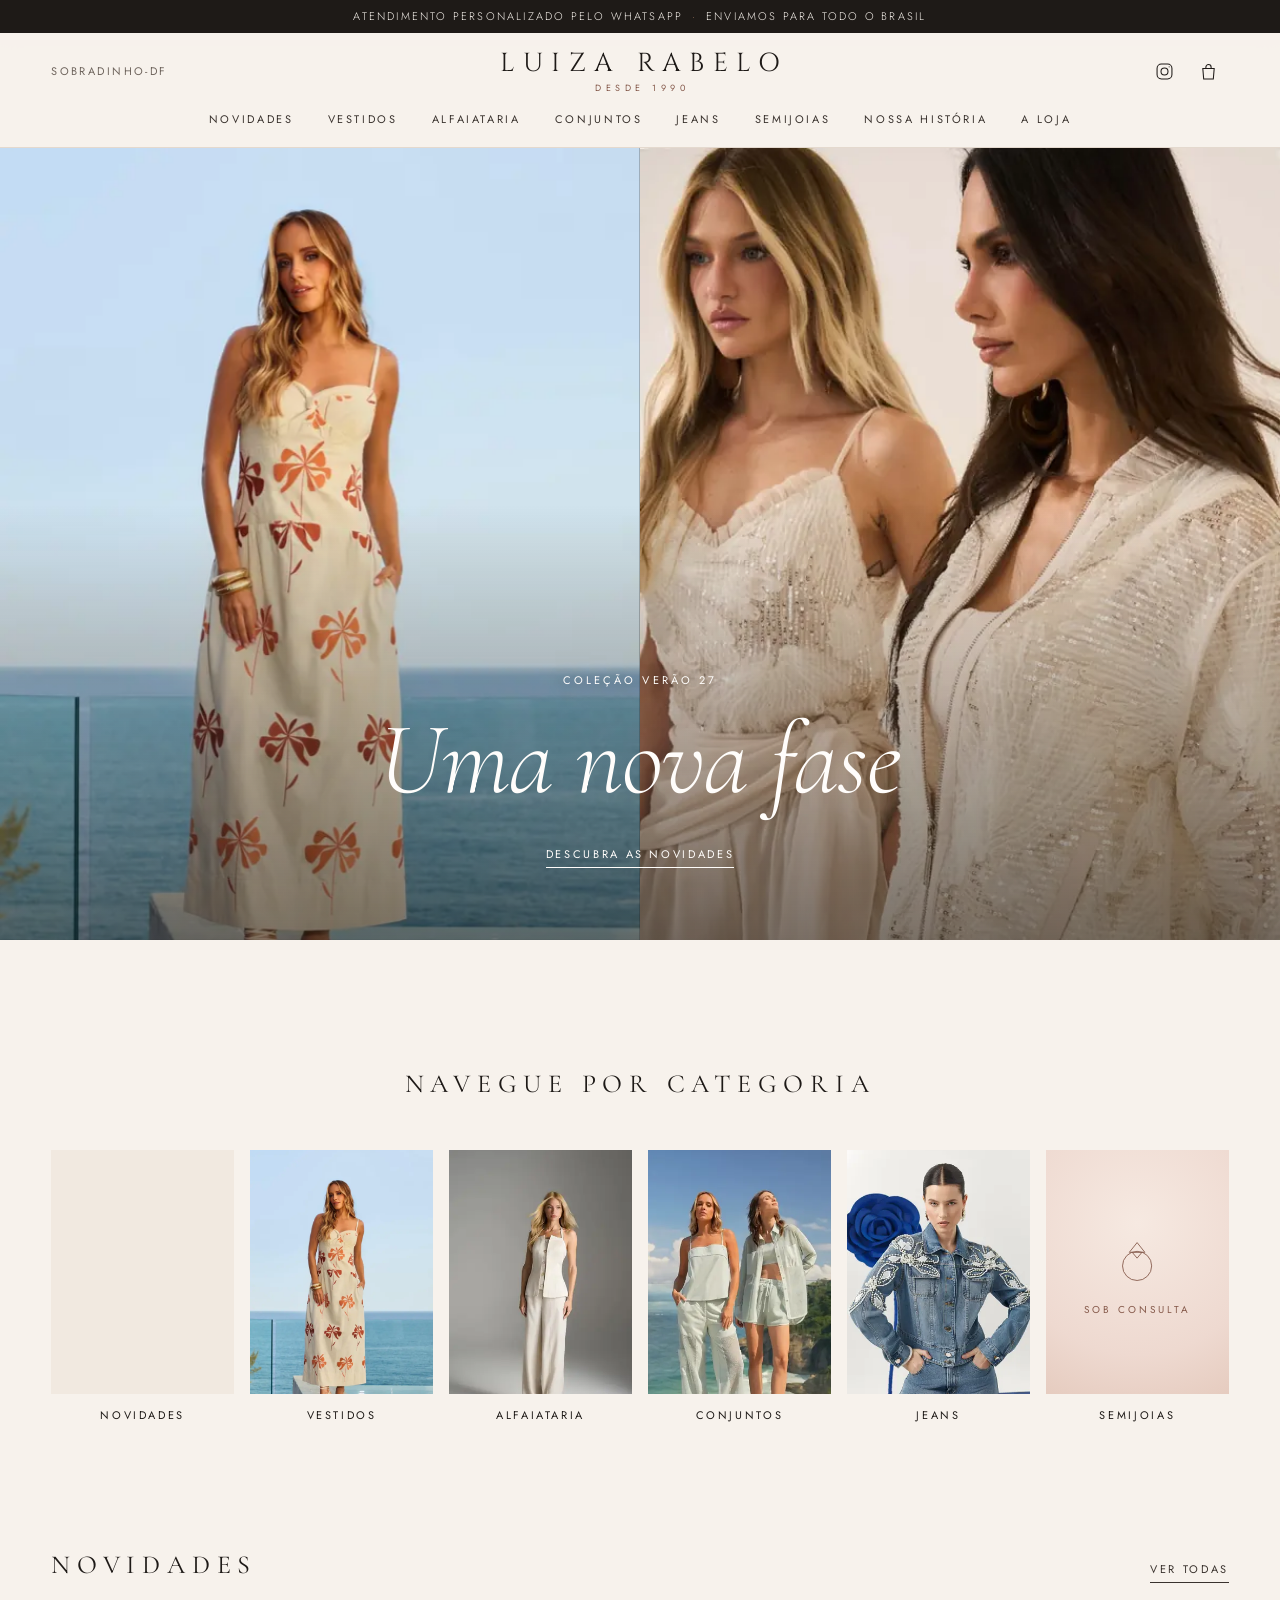
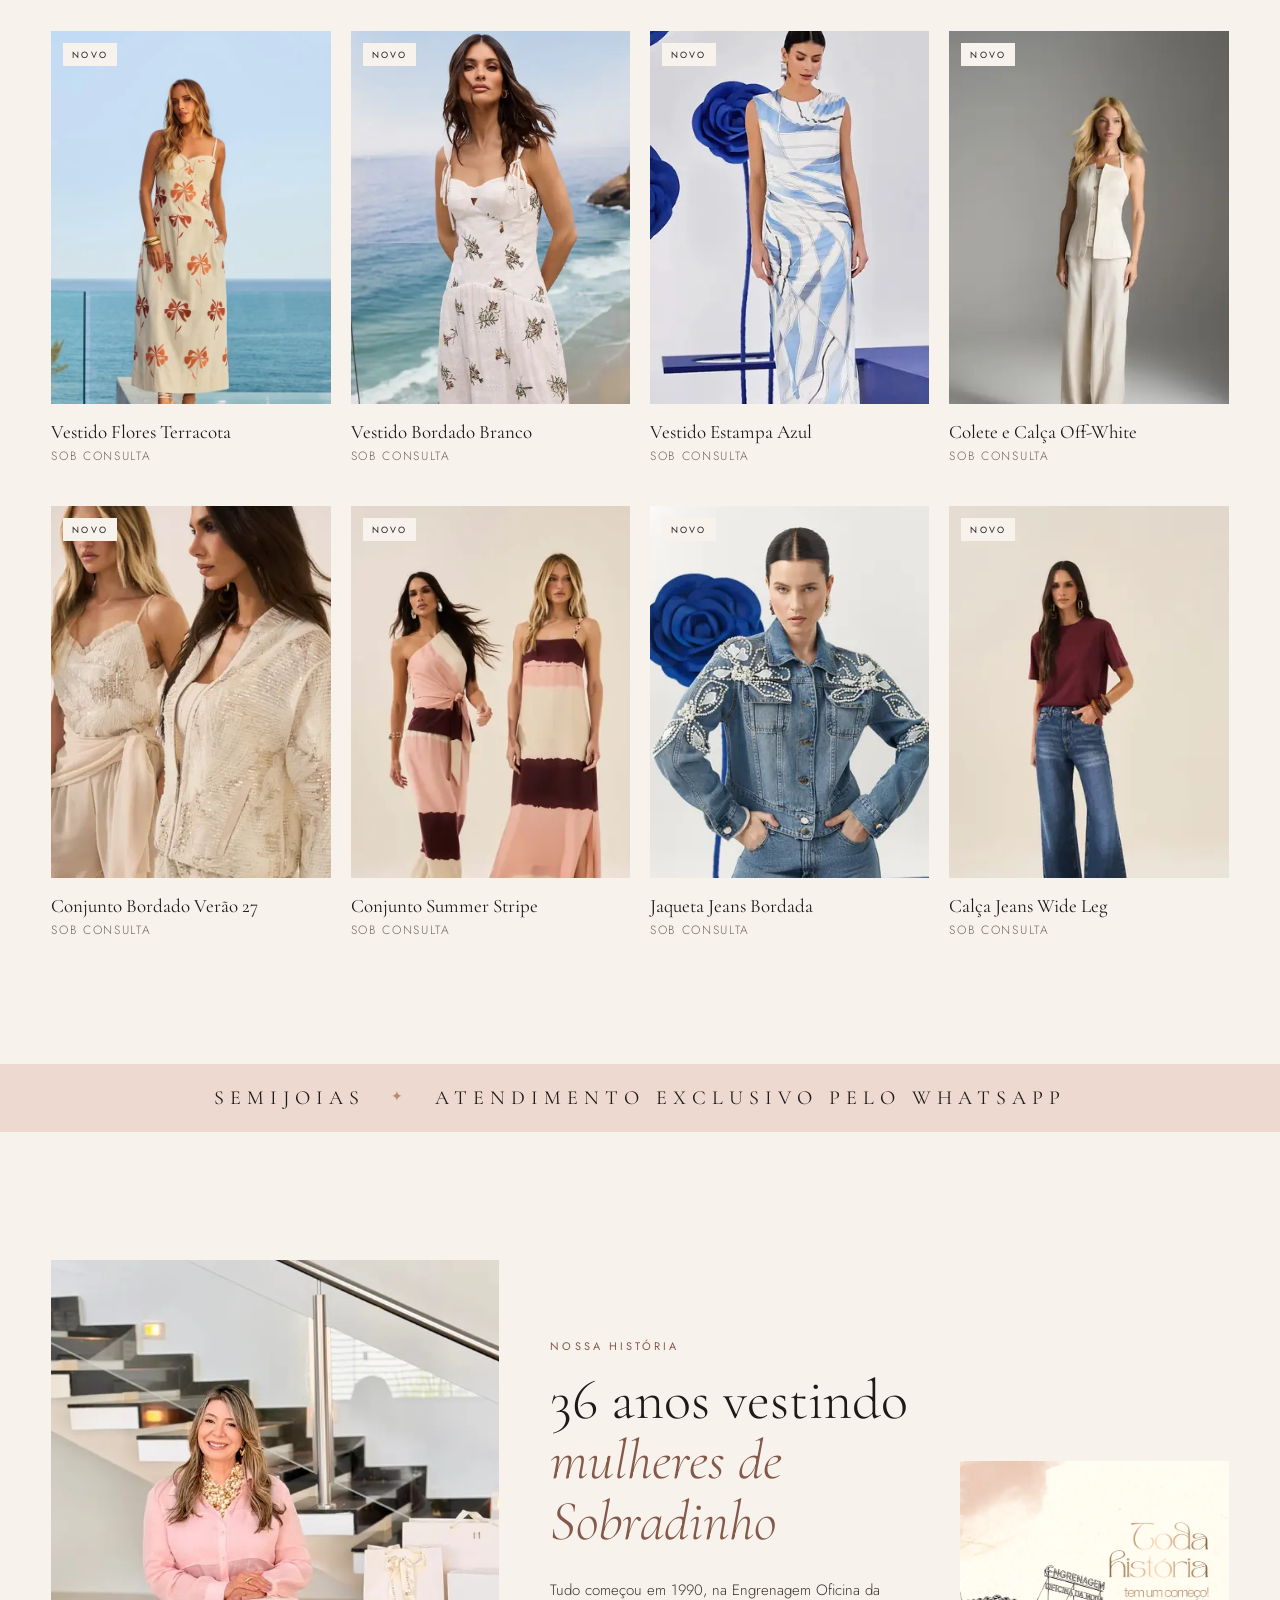
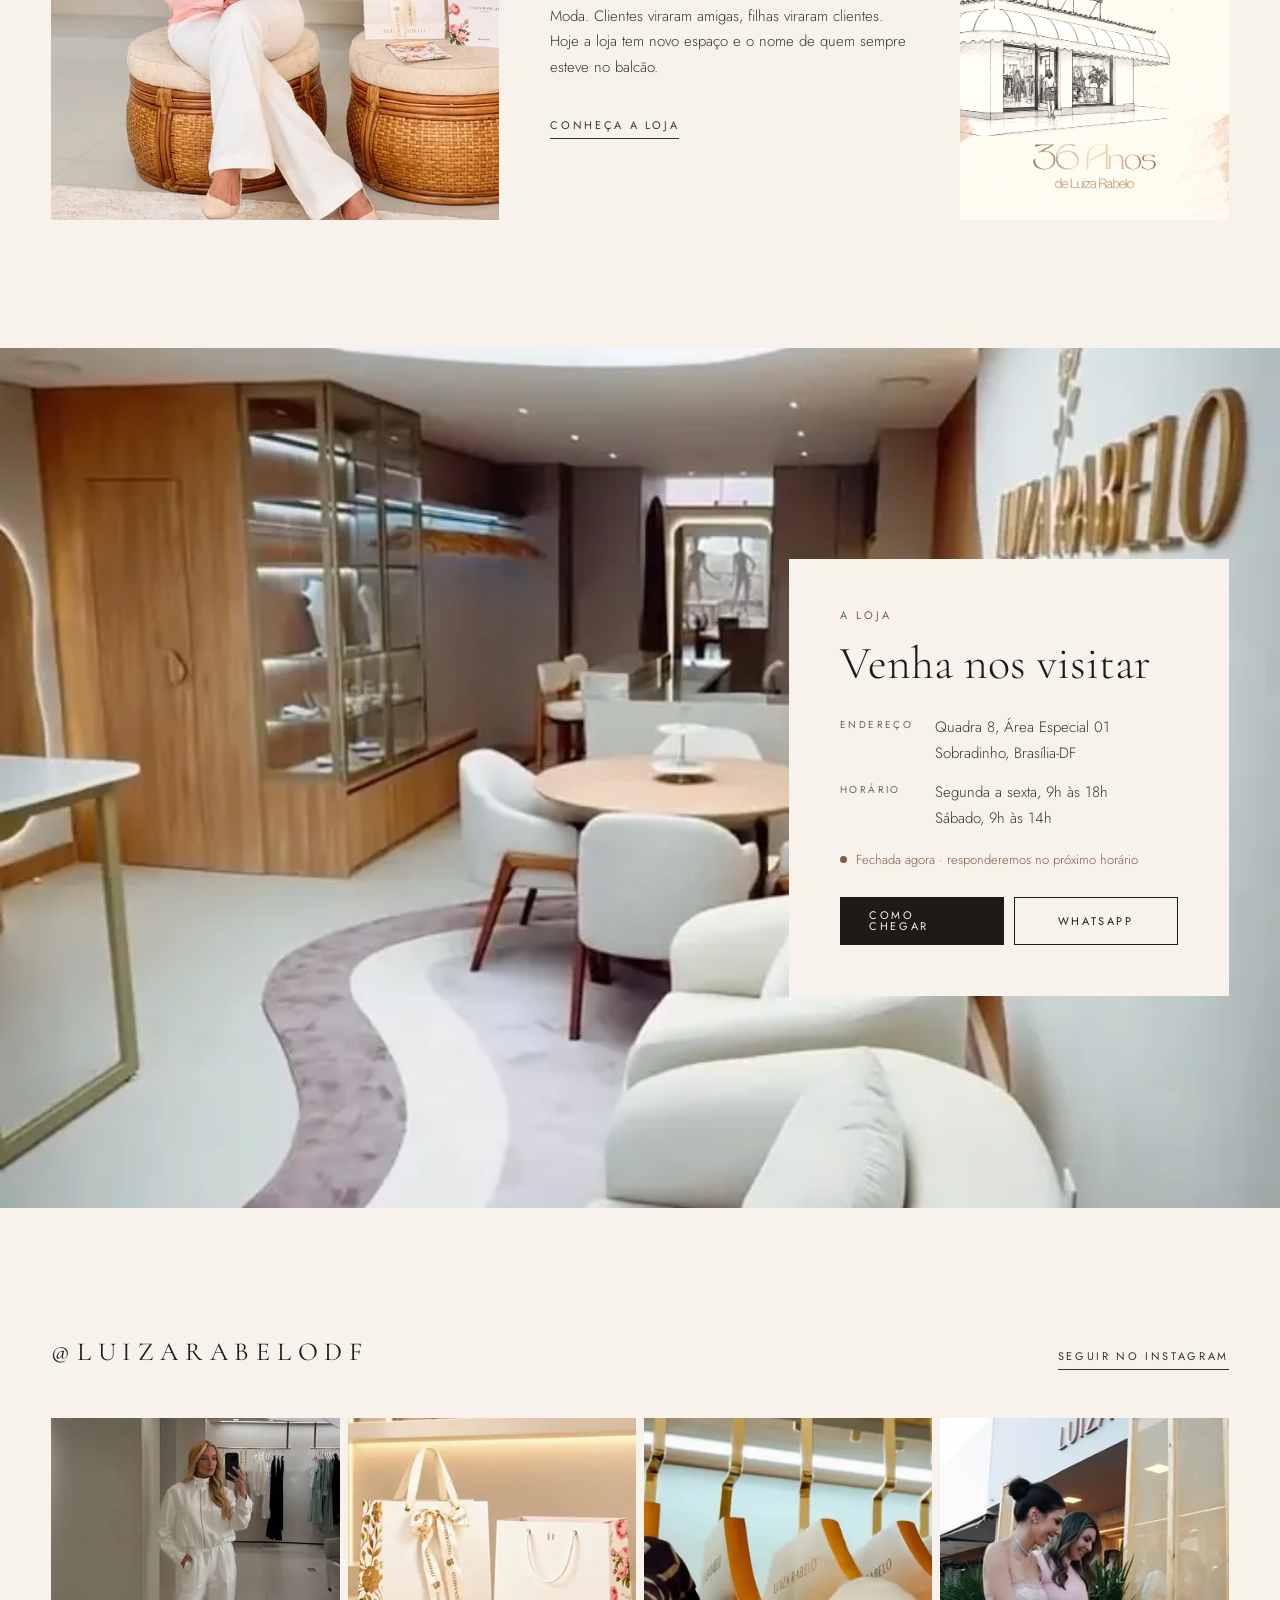
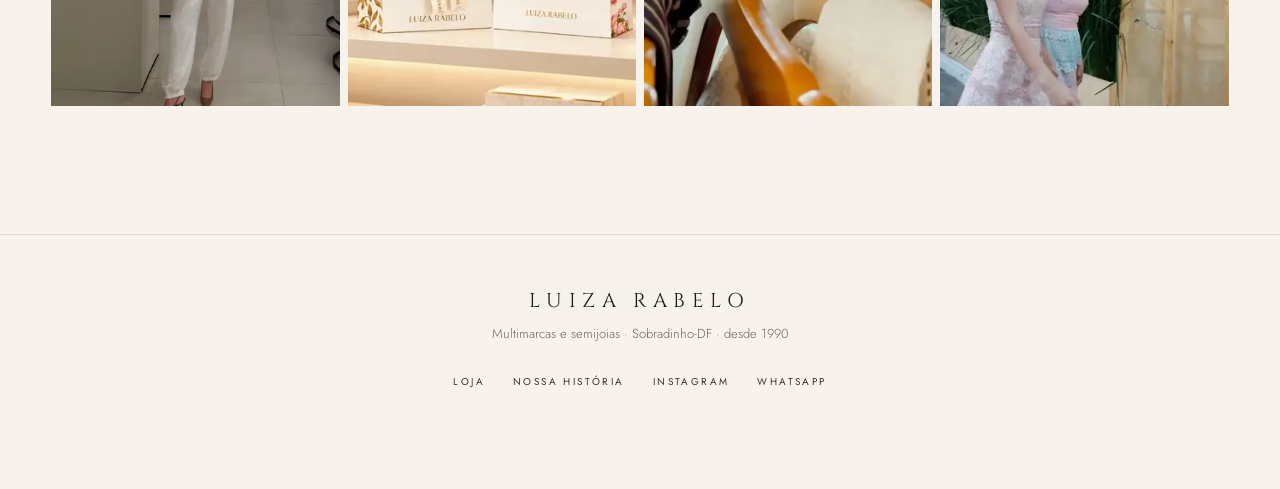
<file: index.html>
<!doctype html>
<html lang="pt-BR">
<head>
  <meta charset="utf-8">
  <meta name="viewport" content="width=device-width, initial-scale=1">
  <title>Luiza Rabelo · Moda feminina e semijoias em Sobradinho-DF</title>
  <meta name="description" content="Multimarcas de moda feminina e semijoias em Sobradinho-DF há 36 anos. Escolha suas peças e finalize com atendimento pelo WhatsApp. Enviamos para todo o Brasil.">
  <meta name="theme-color" content="#F7F2EC">
  <link rel="canonical" href="https://luiza-rabelo-df.vercel.app/">
  <meta property="og:type" content="website">
  <meta property="og:title" content="Luiza Rabelo · Uma nova fase, a mesma essência">
  <meta property="og:description" content="Moda feminina multimarcas e semijoias em Sobradinho-DF, desde 1990.">
  <meta property="og:url" content="https://luiza-rabelo-df.vercel.app/">
  <meta property="og:locale" content="pt_BR">
  <meta property="og:site_name" content="Luiza Rabelo">
  <meta property="og:image" content="https://luiza-rabelo-df.vercel.app/img/fotos/loja-interior-recepcao-logo-nova-fase.jpg">
  <meta property="og:image:alt" content="Recepção da loja Luiza Rabelo com o logo dourado na parede">
  <meta name="twitter:card" content="summary_large_image">
  <link rel="icon" href="img/favicon.svg" type="image/svg+xml">
  <link rel="apple-touch-icon" href="img/fotos/loja-interior-recepcao-logo-nova-fase-m.jpg">
  <link rel="preload" href="fonts/jost.woff2" as="font" type="font/woff2" crossorigin>
  <link rel="preload" href="fonts/cormorant-italic.woff2" as="font" type="font/woff2" crossorigin>
  <link rel="preload" as="image" href="img/fotos/look-vestido-off-white-flores-terracota.webp" imagesrcset="img/fotos/look-vestido-off-white-flores-terracota-m.webp 720w, img/fotos/look-vestido-off-white-flores-terracota-l.webp 1080w, img/fotos/look-vestido-off-white-flores-terracota.webp 1600w" imagesizes="(max-width: 860px) 100vw, 50vw" fetchpriority="high">
  <link rel="stylesheet" href="css/estilo.css?v=2">
  <script type="application/ld+json">
  {"@context":"https://schema.org","@type":"ClothingStore","name":"Luiza Rabelo","telephone":"+55 61 98280-9293",
   "address":{"@type":"PostalAddress","streetAddress":"Quadra 8, Área Especial 01","addressLocality":"Sobradinho","addressRegion":"DF","postalCode":"73005-080","addressCountry":"BR"},
   "openingHours":["Mo-Fr 09:00-18:00","Sa 09:00-14:00"],"sameAs":["https://www.instagram.com/luizarabelodf/"]}
  </script>
</head>
<body data-pagina="home">

<div class="aviso">Atendimento personalizado pelo WhatsApp<span class="aviso-sep">·</span><span class="aviso-extra">Enviamos para todo o Brasil</span></div>

<header class="topo" id="topo">
  <div class="topo-linha">
    <button class="icone menu-btn" id="menuBtn" aria-label="Abrir menu" aria-expanded="false" aria-controls="menu">
      <svg viewBox="0 0 24 24" aria-hidden="true"><path d="M3 7h18M3 12h18M3 17h18"/></svg>
    </button>
    <a class="topo-loja" href="#loja">Sobradinho-DF</a>
    <a href="/" class="logo" aria-label="Luiza Rabelo, página inicial">
      <span class="logo-nome">Luiza Rabelo</span>
      <span class="logo-sub">desde 1990</span>
    </a>
    <div class="topo-acoes">
      <a class="icone" href="https://www.instagram.com/luizarabelodf/" target="_blank" rel="noopener" aria-label="Instagram">
        <svg viewBox="0 0 24 24" aria-hidden="true"><rect x="3.5" y="3.5" width="17" height="17" rx="5"/><circle cx="12" cy="12" r="4"/><circle cx="17.3" cy="6.7" r=".6" class="cheio"/></svg>
      </a>
      <button class="icone sacola-btn" data-abrir-sacola aria-label="Abrir sacola">
        <svg viewBox="0 0 24 24" aria-hidden="true"><path d="M5.5 8.5h13l-1 12h-11l-1-12Z"/><path d="M9 8.5V7a3 3 0 0 1 6 0v1.5"/></svg>
        <span class="sacola-qtd" data-sacola-qtd hidden>0</span>
      </button>
    </div>
  </div>
  <nav class="menu" id="menu" aria-label="Principal">
    <a href="/loja?cat=novidades">Novidades</a>
    <a href="/loja?cat=vestidos">Vestidos</a>
    <a href="/loja?cat=alfaiataria">Alfaiataria</a>
    <a href="/loja?cat=conjuntos">Conjuntos</a>
    <a href="/loja?cat=jeans">Jeans</a>
    <a href="/loja?cat=semijoias">Semijoias</a>
    <a href="#historia">Nossa história</a>
    <a href="#loja">A loja</a>
  </nav>
</header>

<main>

  <!-- HERO -->
  <section class="hero" aria-label="Destaque">
    <figure class="hero-foto hero-foto-a">
      <img src="img/fotos/look-vestido-off-white-flores-terracota.webp" srcset="img/fotos/look-vestido-off-white-flores-terracota-m.webp 720w, img/fotos/look-vestido-off-white-flores-terracota-l.webp 1080w, img/fotos/look-vestido-off-white-flores-terracota.webp 1600w" sizes="(max-width: 860px) 100vw, 50vw" width="1350" height="2400" alt="Modelo com vestido off-white de flores terracota em frente ao mar" fetchpriority="high">
    </figure>
    <figure class="hero-foto hero-foto-b">
      <img loading="lazy" decoding="async" src="img/fotos/look-colecao-verao27-bordado-offwhite.webp" srcset="img/fotos/look-colecao-verao27-bordado-offwhite-m.webp 720w, img/fotos/look-colecao-verao27-bordado-offwhite-l.webp 1080w, img/fotos/look-colecao-verao27-bordado-offwhite.webp 1600w" sizes="(max-width: 860px) 100vw, 50vw" width="976" height="1730" alt="Duas modelos com peças bordadas off-white da Coleção Verão 27">
    </figure>
    <div class="hero-txt">
      <p class="sobretitulo">Coleção Verão 27</p>
      <h1>Uma nova fase</h1>
      <a class="link-linha claro" href="/loja?cat=novidades">Descubra as novidades</a>
    </div>
  </section>

  <!-- CATEGORIAS -->
  <section class="secao" aria-labelledby="t-categorias">
    <h2 class="titulo-secao" id="t-categorias">Navegue por categoria</h2>
    <div class="categorias" data-categorias></div>
  </section>

  <!-- NOVIDADES -->
  <section class="secao secao-novidades" aria-labelledby="t-novidades">
    <div class="cabeca-secao">
      <h2 class="titulo-secao" id="t-novidades">Novidades</h2>
      <a class="link-linha" href="/loja?cat=novidades">Ver todas</a>
    </div>
    <div class="grade" data-grade="novidades" data-limite="8"></div>
  </section>

  <!-- FAIXA -->
  <a class="faixa" href="/loja?cat=semijoias">
    <span>Semijoias</span><span class="faixa-ponto">✦</span><span>Atendimento exclusivo pelo WhatsApp</span>
  </a>

  <!-- HISTÓRIA -->
  <section class="historia" id="historia" aria-labelledby="t-historia">
    <figure class="historia-foto">
      <img src="img/fotos/luiza-retrato-escada-loja.webp" srcset="img/fotos/luiza-retrato-escada-loja-m.webp 720w, img/fotos/luiza-retrato-escada-loja.webp 1600w" sizes="(max-width: 860px) 100vw, 40vw" width="1215" height="2160" alt="Luiza Rabelo sentada na escada da loja nova" loading="lazy" decoding="async">
    </figure>
    <div class="historia-txt">
      <p class="sobretitulo">Nossa história</p>
      <h2>36 anos vestindo<br><em>mulheres de Sobradinho</em></h2>
      <p>Tudo começou em 1990, na Engrenagem Oficina da Moda. Clientes viraram amigas, filhas viraram clientes. Hoje a loja tem novo espaço e o nome de quem sempre esteve no balcão.</p>
      <a class="link-linha" href="#loja">Conheça a loja</a>
    </div>
    <figure class="historia-desenho">
      <img src="img/fotos/36-anos-ilustracao-fachada-antiga.webp" srcset="img/fotos/36-anos-ilustracao-fachada-antiga-m.webp 720w, img/fotos/36-anos-ilustracao-fachada-antiga.webp 1600w" sizes="(max-width: 860px) 100vw, 40vw" width="1600" height="2002" alt="Ilustração da fachada antiga da Engrenagem Oficina da Moda" loading="lazy" decoding="async">
    </figure>
  </section>

  <!-- A LOJA -->
  <section class="loja" id="loja" aria-labelledby="t-loja">
    <figure class="loja-foto">
      <img src="img/fotos/loja-interior-salao-sofa-curvo.webp" srcset="img/fotos/loja-interior-salao-sofa-curvo.webp 720w" sizes="100vw" width="720" height="1280" alt="Salão da loja nova com sofá curvo e mesa de madeira" loading="lazy" decoding="async">
    </figure>
    <div class="loja-cartao">
      <p class="sobretitulo">A loja</p>
      <h2 id="t-loja">Venha nos visitar</h2>
      <dl class="loja-dados">
        <dt>Endereço</dt><dd>Quadra 8, Área Especial 01<br>Sobradinho, Brasília-DF</dd>
        <dt>Horário</dt><dd>Segunda a sexta, 9h às 18h<br>Sábado, 9h às 14h</dd>
      </dl>
      <p class="loja-status" data-status-loja></p>
      <div class="loja-links">
        <a class="botao" href="https://www.google.com/maps/search/?api=1&amp;query=Luiza+Rabelo+Quadra+8+Sobradinho+DF" target="_blank" rel="noopener">Como chegar</a>
        <a class="botao botao-linha" href="#" data-whats="Olá! Vim pelo site e gostaria de atendimento.">WhatsApp</a>
      </div>
    </div>
  </section>

  <!-- INSTAGRAM -->
  <section class="secao insta" aria-labelledby="t-insta">
    <div class="cabeca-secao">
      <h2 class="titulo-secao" id="t-insta">@luizarabelodf</h2>
      <a class="link-linha" href="https://www.instagram.com/luizarabelodf/" target="_blank" rel="noopener">Seguir no Instagram</a>
    </div>
    <div class="insta-grade">
      <a href="https://www.instagram.com/luizarabelodf/" target="_blank" rel="noopener"><img src="img/fotos/look-total-white-loja-m.webp" srcset="img/fotos/look-total-white-loja-s.webp 400w, img/fotos/look-total-white-loja-m.webp 720w" sizes="(max-width: 600px) 50vw, 25vw" width="1440" height="1920" alt="Look total white dentro da loja" loading="lazy" decoding="async"></a>
      <a href="https://www.instagram.com/luizarabelodf/" target="_blank" rel="noopener"><img src="img/fotos/loja-sacolas-embalagens-marca-m.webp" srcset="img/fotos/loja-sacolas-embalagens-marca-s.webp 400w, img/fotos/loja-sacolas-embalagens-marca-m.webp 720w" sizes="(max-width: 600px) 50vw, 25vw" width="720" height="1280" alt="Sacolas e embalagens da marca" loading="lazy" decoding="async"></a>
      <a href="https://www.instagram.com/luizarabelodf/" target="_blank" rel="noopener"><img src="img/fotos/loja-interior-araras-cabides-madeira-m.webp" srcset="img/fotos/loja-interior-araras-cabides-madeira-s.webp 400w, img/fotos/loja-interior-araras-cabides-madeira-m.webp 720w" sizes="(max-width: 600px) 50vw, 25vw" width="720" height="1280" alt="Araras com cabides de madeira" loading="lazy" decoding="async"></a>
      <a href="https://www.instagram.com/luizarabelodf/" target="_blank" rel="noopener"><img src="img/fotos/loja-fachada-nova-clientes-m.webp" srcset="img/fotos/loja-fachada-nova-clientes-s.webp 400w, img/fotos/loja-fachada-nova-clientes-m.webp 720w" sizes="(max-width: 600px) 50vw, 25vw" width="720" height="1280" alt="Clientes em frente à fachada nova" loading="lazy" decoding="async"></a>
    </div>
  </section>

</main>

<footer class="rodape">
  <p class="logo-nome">Luiza Rabelo</p>
  <p>Multimarcas e semijoias · Sobradinho-DF · desde 1990</p>
  <nav class="rodape-links" aria-label="Rodapé">
    <a href="/loja">Loja</a>
    <a href="#historia">Nossa história</a>
    <a href="https://www.instagram.com/luizarabelodf/" target="_blank" rel="noopener">Instagram</a>
    <a href="#" data-whats="Olá! Vim pelo site e gostaria de atendimento.">WhatsApp</a>
  </nav>
</footer>

<a class="whats-fixo" href="#" data-whats="Olá! Vim pelo site e gostaria de atendimento." aria-label="Falar no WhatsApp">
  <svg viewBox="0 0 24 24" aria-hidden="true"><path class="cheio" d="M12 2.2A9.7 9.7 0 0 0 3.6 16.8L2.3 21.7l5-1.3A9.7 9.7 0 1 0 12 2.2Zm0 17.7a8 8 0 0 1-4.1-1.1l-.3-.2-3 .8.8-2.9-.2-.3A8 8 0 1 1 12 19.9Zm4.4-6c-.2-.1-1.4-.7-1.7-.8-.2-.1-.4-.1-.5.1l-.8.9c-.1.2-.3.2-.5.1a6.6 6.6 0 0 1-3.3-2.9c-.2-.4.2-.4.7-1.3.1-.2 0-.3 0-.4l-.8-1.8c-.2-.5-.4-.4-.5-.4h-.5a.9.9 0 0 0-.7.3 2.8 2.8 0 0 0-.9 2.1 4.9 4.9 0 0 0 1 2.6 11.2 11.2 0 0 0 4.3 3.8c1.6.7 2.2.7 3 .6a2.6 2.6 0 0 0 1.7-1.2 2.1 2.1 0 0 0 .2-1.2c-.1-.1-.3-.2-.5-.3Z"/></svg>
</a>

<!-- MODAL DE PRODUTO -->
<div class="modal" id="modalProduto" role="dialog" aria-modal="true" aria-labelledby="mpNome" hidden>
  <div class="modal-fundo" data-fechar></div>
  <div class="modal-caixa">
    <button class="fechar" data-fechar aria-label="Fechar (Esc)">×</button>
    <div class="mp-fotos" data-mp-fotos></div>
    <div class="mp-info">
      <p class="sobretitulo" data-mp-cat></p>
      <h3 id="mpNome" data-mp-nome></h3>
      <p class="mp-preco" data-mp-preco></p>
      <p class="mp-desc" data-mp-desc></p>
      <fieldset class="mp-tamanhos" data-mp-tamanhos>
        <legend>Tamanho</legend>
        <div class="tamanhos" data-mp-lista></div>
        <p class="mp-erro" data-mp-erro hidden>Escolha um tamanho para continuar.</p>
      </fieldset>
      <button class="botao botao-cheio" data-mp-add>Adicionar à sacola</button>
      <a class="link-linha mp-whats" href="#" data-mp-whats>Tirar dúvidas no WhatsApp</a>
    </div>
  </div>
</div>

<!-- SACOLA -->
<aside class="sacola" id="sacola" aria-label="Sacola" hidden>
  <div class="sacola-fundo" data-fechar-sacola></div>
  <div class="sacola-painel">
    <div class="sacola-topo">
      <h3>Sua sacola</h3>
      <button class="fechar" data-fechar-sacola aria-label="Fechar sacola">×</button>
    </div>
    <ul class="sacola-itens" data-sacola-itens></ul>
    <div class="sacola-vazia" data-sacola-vazia>
      <p>Sua sacola está vazia.</p>
      <a class="link-linha" href="/loja">Ver a loja</a>
    </div>
    <div class="sacola-fim" data-sacola-fim hidden>
      <p class="sacola-nota">Pagamento, frete e disponibilidade são confirmados com a nossa equipe no WhatsApp.</p>
      <button class="botao botao-cheio" data-enviar-pedido>Finalizar pelo WhatsApp</button>
    </div>
  </div>
</aside>

<div class="toast" data-toast role="status" aria-live="polite"></div>

<script src="js/catalogo.js?v=2" defer></script>
<script src="js/site.js?v=2" defer></script>
</body>
</html>
</file>
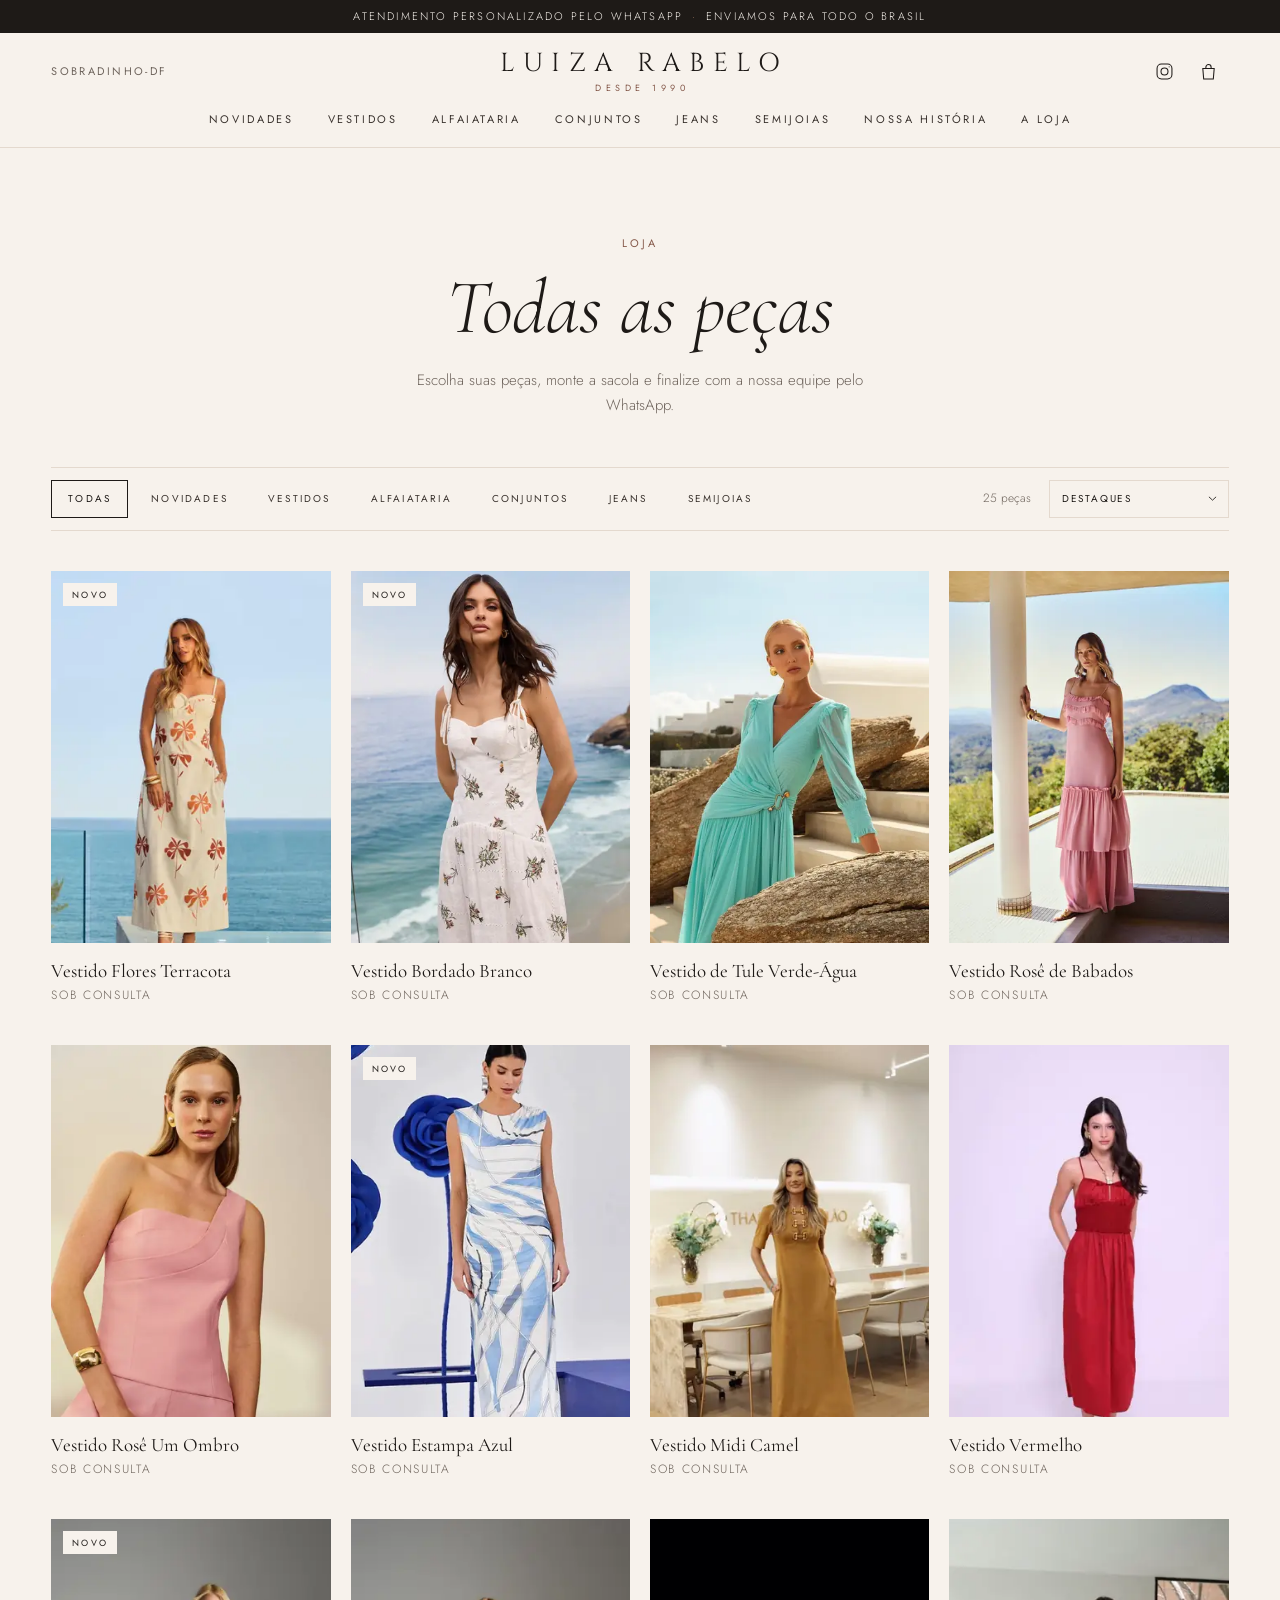
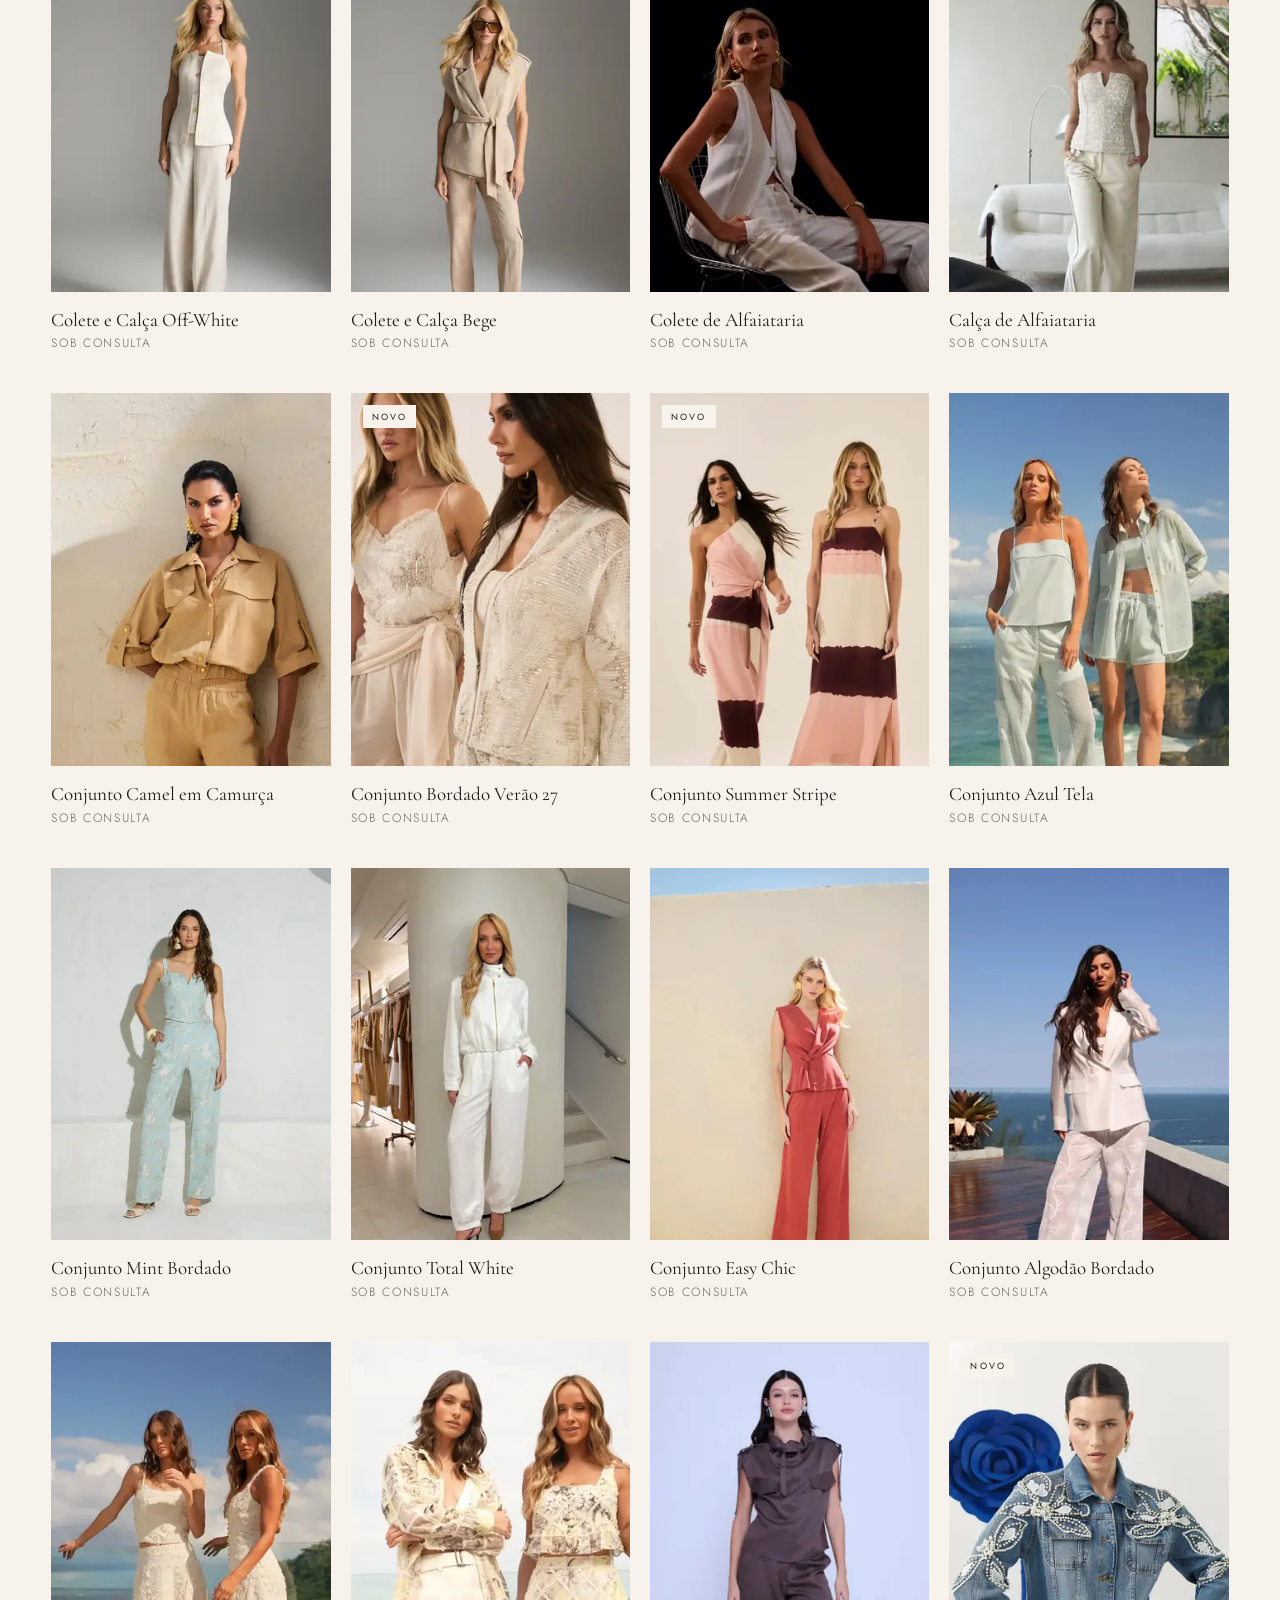
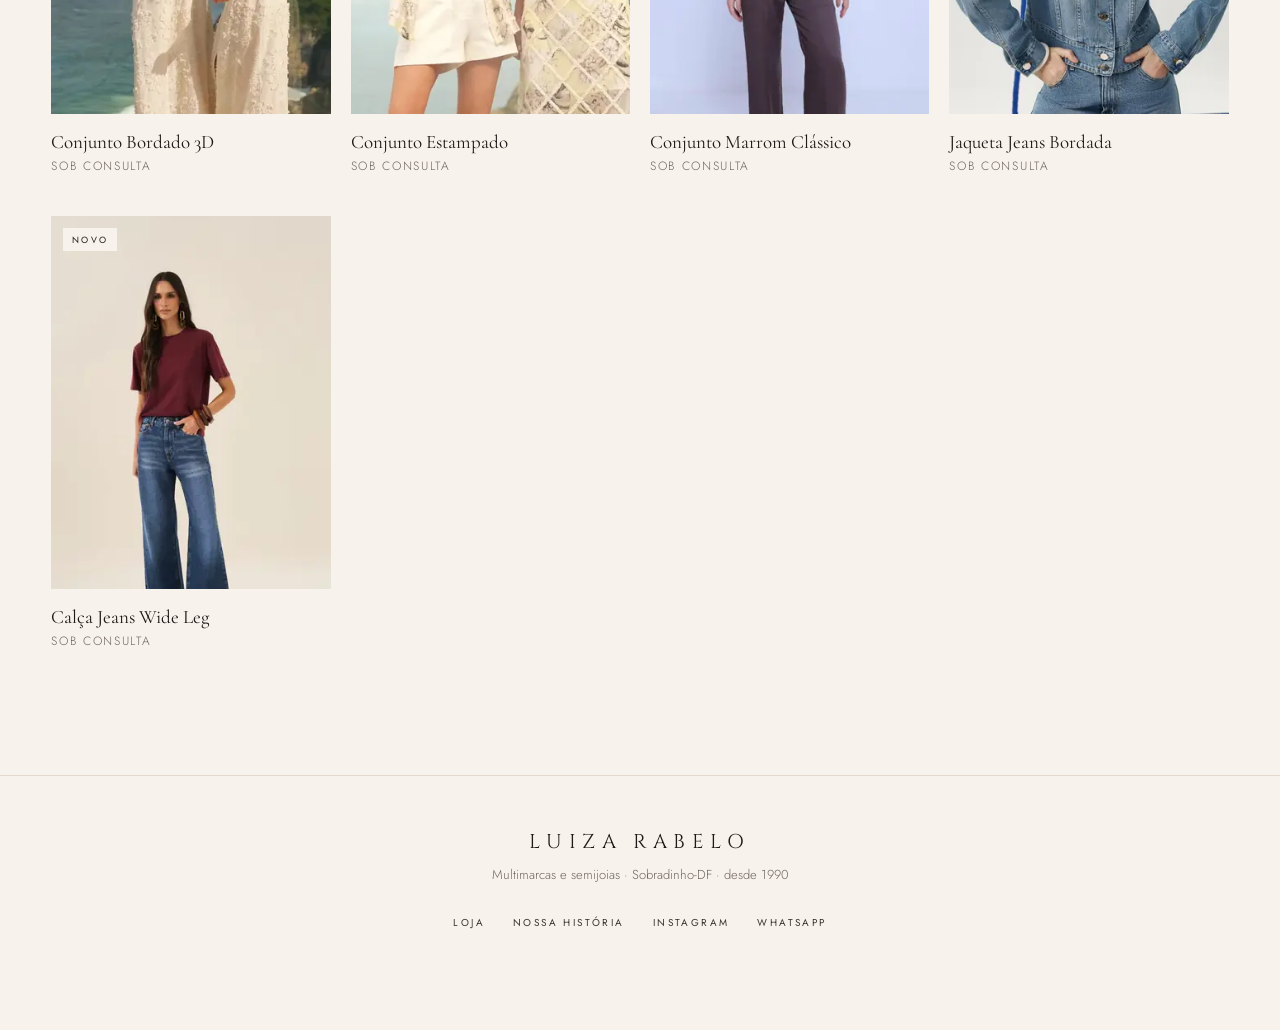
<file: loja.html>
<!doctype html>
<html lang="pt-BR">
<head>
  <meta charset="utf-8">
  <meta name="viewport" content="width=device-width, initial-scale=1">
  <title>Loja · Luiza Rabelo</title>
  <meta name="description" content="Multimarcas de moda feminina e semijoias em Sobradinho-DF há 36 anos. Escolha suas peças e finalize com atendimento pelo WhatsApp. Enviamos para todo o Brasil.">
  <meta name="theme-color" content="#F7F2EC">
  <link rel="canonical" href="https://luiza-rabelo-df.vercel.app/loja">
  <meta property="og:type" content="website">
  <meta property="og:title" content="Luiza Rabelo · Uma nova fase, a mesma essência">
  <meta property="og:description" content="Moda feminina multimarcas e semijoias em Sobradinho-DF, desde 1990.">
  <meta property="og:url" content="https://luiza-rabelo-df.vercel.app/loja">
  <meta property="og:locale" content="pt_BR">
  <meta property="og:site_name" content="Luiza Rabelo">
  <meta property="og:image" content="https://luiza-rabelo-df.vercel.app/img/fotos/loja-interior-recepcao-logo-nova-fase.jpg">
  <meta property="og:image:alt" content="Recepção da loja Luiza Rabelo com o logo dourado na parede">
  <meta name="twitter:card" content="summary_large_image">
  <link rel="icon" href="img/favicon.svg" type="image/svg+xml">
  <link rel="apple-touch-icon" href="img/fotos/loja-interior-recepcao-logo-nova-fase-m.jpg">
  <link rel="preload" href="fonts/jost.woff2" as="font" type="font/woff2" crossorigin>
  <link rel="preload" href="fonts/cormorant-italic.woff2" as="font" type="font/woff2" crossorigin>
  <link rel="stylesheet" href="css/estilo.css?v=2">
  <script type="application/ld+json">
  {"@context":"https://schema.org","@type":"ClothingStore","name":"Luiza Rabelo","telephone":"+55 61 98280-9293",
   "address":{"@type":"PostalAddress","streetAddress":"Quadra 8, Área Especial 01","addressLocality":"Sobradinho","addressRegion":"DF","postalCode":"73005-080","addressCountry":"BR"},
   "openingHours":["Mo-Fr 09:00-18:00","Sa 09:00-14:00"],"sameAs":["https://www.instagram.com/luizarabelodf/"]}
  </script>
</head>
<body data-pagina="loja">

<div class="aviso">Atendimento personalizado pelo WhatsApp<span class="aviso-sep">·</span><span class="aviso-extra">Enviamos para todo o Brasil</span></div>

<header class="topo" id="topo">
  <div class="topo-linha">
    <button class="icone menu-btn" id="menuBtn" aria-label="Abrir menu" aria-expanded="false" aria-controls="menu">
      <svg viewBox="0 0 24 24" aria-hidden="true"><path d="M3 7h18M3 12h18M3 17h18"/></svg>
    </button>
    <a class="topo-loja" href="/#loja">Sobradinho-DF</a>
    <a href="/" class="logo" aria-label="Luiza Rabelo, página inicial">
      <span class="logo-nome">Luiza Rabelo</span>
      <span class="logo-sub">desde 1990</span>
    </a>
    <div class="topo-acoes">
      <a class="icone" href="https://www.instagram.com/luizarabelodf/" target="_blank" rel="noopener" aria-label="Instagram">
        <svg viewBox="0 0 24 24" aria-hidden="true"><rect x="3.5" y="3.5" width="17" height="17" rx="5"/><circle cx="12" cy="12" r="4"/><circle cx="17.3" cy="6.7" r=".6" class="cheio"/></svg>
      </a>
      <button class="icone sacola-btn" data-abrir-sacola aria-label="Abrir sacola">
        <svg viewBox="0 0 24 24" aria-hidden="true"><path d="M5.5 8.5h13l-1 12h-11l-1-12Z"/><path d="M9 8.5V7a3 3 0 0 1 6 0v1.5"/></svg>
        <span class="sacola-qtd" data-sacola-qtd hidden>0</span>
      </button>
    </div>
  </div>
  <nav class="menu" id="menu" aria-label="Principal">
    <a href="/loja?cat=novidades">Novidades</a>
    <a href="/loja?cat=vestidos">Vestidos</a>
    <a href="/loja?cat=alfaiataria">Alfaiataria</a>
    <a href="/loja?cat=conjuntos">Conjuntos</a>
    <a href="/loja?cat=jeans">Jeans</a>
    <a href="/loja?cat=semijoias">Semijoias</a>
    <a href="/#historia">Nossa história</a>
    <a href="/#loja">A loja</a>
  </nav>
</header>

<main class="pagina-loja">
  <section class="loja-cabeca">
    <p class="sobretitulo">Loja</p>
    <h1 data-loja-titulo>Todas as peças</h1>
    <p class="loja-sub">Escolha suas peças, monte a sacola e finalize com a nossa equipe pelo WhatsApp.</p>
  </section>

  <div class="filtros" role="toolbar" aria-label="Filtrar por categoria">
    <div class="filtros-cats" data-filtros></div>
    <div class="filtros-direita">
      <span class="filtros-qtd" data-qtd></span>
      <label class="ordenar"><span class="sr">Ordenar</span>
        <select data-ordenar>
          <option value="padrao">Destaques</option>
          <option value="novidades">Novidades primeiro</option>
          <option value="az">Nome, A a Z</option>
        </select>
      </label>
    </div>
  </div>

  <div class="grade grade-loja" data-grade="todas"></div>
  <div class="vazio" data-vazio hidden>
    <h2 data-vazio-titulo>Nenhuma peça por aqui</h2>
    <p data-vazio-txt>Nenhuma peça nesta categoria por enquanto.</p>
    <a class="botao botao-linha" href="#" data-vazio-link data-whats="Olá! Procuro uma peça que não encontrei no site.">Pergunte pelo WhatsApp</a>
  </div>
</main>

<footer class="rodape">
  <p class="logo-nome">Luiza Rabelo</p>
  <p>Multimarcas e semijoias · Sobradinho-DF · desde 1990</p>
  <nav class="rodape-links" aria-label="Rodapé">
    <a href="/loja">Loja</a>
    <a href="/#historia">Nossa história</a>
    <a href="https://www.instagram.com/luizarabelodf/" target="_blank" rel="noopener">Instagram</a>
    <a href="#" data-whats="Olá! Vim pelo site e gostaria de atendimento.">WhatsApp</a>
  </nav>
</footer>

<a class="whats-fixo" href="#" data-whats="Olá! Vim pelo site e gostaria de atendimento." aria-label="Falar no WhatsApp">
  <svg viewBox="0 0 24 24" aria-hidden="true"><path class="cheio" d="M12 2.2A9.7 9.7 0 0 0 3.6 16.8L2.3 21.7l5-1.3A9.7 9.7 0 1 0 12 2.2Zm0 17.7a8 8 0 0 1-4.1-1.1l-.3-.2-3 .8.8-2.9-.2-.3A8 8 0 1 1 12 19.9Zm4.4-6c-.2-.1-1.4-.7-1.7-.8-.2-.1-.4-.1-.5.1l-.8.9c-.1.2-.3.2-.5.1a6.6 6.6 0 0 1-3.3-2.9c-.2-.4.2-.4.7-1.3.1-.2 0-.3 0-.4l-.8-1.8c-.2-.5-.4-.4-.5-.4h-.5a.9.9 0 0 0-.7.3 2.8 2.8 0 0 0-.9 2.1 4.9 4.9 0 0 0 1 2.6 11.2 11.2 0 0 0 4.3 3.8c1.6.7 2.2.7 3 .6a2.6 2.6 0 0 0 1.7-1.2 2.1 2.1 0 0 0 .2-1.2c-.1-.1-.3-.2-.5-.3Z"/></svg>
</a>

<!-- MODAL DE PRODUTO -->
<div class="modal" id="modalProduto" role="dialog" aria-modal="true" aria-labelledby="mpNome" hidden>
  <div class="modal-fundo" data-fechar></div>
  <div class="modal-caixa">
    <button class="fechar" data-fechar aria-label="Fechar (Esc)">×</button>
    <div class="mp-fotos" data-mp-fotos></div>
    <div class="mp-info">
      <p class="sobretitulo" data-mp-cat></p>
      <h3 id="mpNome" data-mp-nome></h3>
      <p class="mp-preco" data-mp-preco></p>
      <p class="mp-desc" data-mp-desc></p>
      <fieldset class="mp-tamanhos" data-mp-tamanhos>
        <legend>Tamanho</legend>
        <div class="tamanhos" data-mp-lista></div>
        <p class="mp-erro" data-mp-erro hidden>Escolha um tamanho para continuar.</p>
      </fieldset>
      <button class="botao botao-cheio" data-mp-add>Adicionar à sacola</button>
      <a class="link-linha mp-whats" href="#" data-mp-whats>Tirar dúvidas no WhatsApp</a>
    </div>
  </div>
</div>

<!-- SACOLA -->
<aside class="sacola" id="sacola" aria-label="Sacola" hidden>
  <div class="sacola-fundo" data-fechar-sacola></div>
  <div class="sacola-painel">
    <div class="sacola-topo">
      <h3>Sua sacola</h3>
      <button class="fechar" data-fechar-sacola aria-label="Fechar sacola">×</button>
    </div>
    <ul class="sacola-itens" data-sacola-itens></ul>
    <div class="sacola-vazia" data-sacola-vazia>
      <p>Sua sacola está vazia.</p>
      <a class="link-linha" href="/loja">Ver a loja</a>
    </div>
    <div class="sacola-fim" data-sacola-fim hidden>
      <p class="sacola-nota">Pagamento, frete e disponibilidade são confirmados com a nossa equipe no WhatsApp.</p>
      <button class="botao botao-cheio" data-enviar-pedido>Finalizar pelo WhatsApp</button>
    </div>
  </div>
</aside>

<div class="toast" data-toast role="status" aria-live="polite"></div>

<script src="js/catalogo.js?v=2" defer></script>
<script src="js/site.js?v=2" defer></script>
</body>
</html>
</file>
<file: css/estilo.css>
/* =========================================================
   LUIZA RABELO · estilo
   Referências: Vivara (cabeçalho, categorias, faixa rosê),
   Toteme/Sézane (respiro, foto grande), Jacquemus (hero 50/50)
   ========================================================= */

/* fontes locais (antes vinham do Google Fonts) */
@font-face { font-family: "Cinzel"; font-style: normal; font-weight: 400 500; font-display: swap; src: url("../fonts/cinzel.woff2") format("woff2"); unicode-range: U+0000-00FF, U+0131, U+0152-0153, U+02BB-02BC, U+02C6, U+02DA, U+02DC, U+0304, U+0308, U+0329, U+2000-206F, U+20AC, U+2122, U+2191, U+2193, U+2212, U+2215, U+FEFF, U+FFFD; }
@font-face { font-family: "Cormorant Garamond"; font-style: italic; font-weight: 300 400; font-display: swap; src: url("../fonts/cormorant-italic.woff2") format("woff2"); unicode-range: U+0000-00FF, U+0131, U+0152-0153, U+02BB-02BC, U+02C6, U+02DA, U+02DC, U+0304, U+0308, U+0329, U+2000-206F, U+20AC, U+2122, U+2191, U+2193, U+2212, U+2215, U+FEFF, U+FFFD; }
@font-face { font-family: "Cormorant Garamond"; font-style: normal; font-weight: 300 500; font-display: swap; src: url("../fonts/cormorant.woff2") format("woff2"); unicode-range: U+0000-00FF, U+0131, U+0152-0153, U+02BB-02BC, U+02C6, U+02DA, U+02DC, U+0304, U+0308, U+0329, U+2000-206F, U+20AC, U+2122, U+2191, U+2193, U+2212, U+2215, U+FEFF, U+FFFD; }
@font-face { font-family: "Jost"; font-style: normal; font-weight: 300 500; font-display: swap; src: url("../fonts/jost.woff2") format("woff2"); unicode-range: U+0000-00FF, U+0131, U+0152-0153, U+02BB-02BC, U+02C6, U+02DA, U+02DC, U+0304, U+0308, U+0329, U+2000-206F, U+20AC, U+2122, U+2191, U+2193, U+2212, U+2215, U+FEFF, U+FFFD; }

:root {
  --creme: #F7F2EC;
  --creme-2: #F1E9E0;
  --nude: #EED9D0;
  --rose: #B98B6E;
  --rose-esc: #85594A;
  --escuro: #1E1A17;
  --texto: #3A332E;
  --suave: #6F655D;
  --linha: #E4D9CE;
  --branco: #FFFDFB;

  --f-logo: "Cinzel", "Times New Roman", serif;
  --f-titulo: "Cormorant Garamond", Georgia, serif;
  --f-texto: "Jost", "Helvetica Neue", Arial, sans-serif;

  --gutter: clamp(16px, 4vw, 56px);
  --max: 1440px;
  --t: 220ms cubic-bezier(.2, .7, .2, 1);
}

*, *::before, *::after { box-sizing: border-box; }
html { scroll-behavior: smooth; -webkit-text-size-adjust: 100%; }
body {
  margin: 0;
  background: var(--creme);
  color: var(--texto);
  font: 300 15px/1.7 var(--f-texto);
  -webkit-font-smoothing: antialiased;
  overflow-x: hidden;
}
img { display: block; max-width: 100%; height: auto; }
a { color: inherit; text-decoration: none; }
button { font: inherit; color: inherit; background: none; border: 0; cursor: pointer; padding: 0; }
figure { margin: 0; }
h1, h2, h3 { font-family: var(--f-titulo); font-weight: 300; color: var(--escuro); margin: 0; line-height: 1.08; }
em { font-style: italic; }
:focus-visible { outline: 2px solid var(--rose-esc); outline-offset: 3px; }
.hero :focus-visible, .aviso :focus-visible { outline-color: var(--nude); }
[hidden] { display: none !important; }
.sr { position: absolute; width: 1px; height: 1px; overflow: hidden; clip: rect(0 0 0 0); }
.cheio { fill: currentColor; stroke: none; }

/* ---------- utilitários ---------- */
.sobretitulo {
  font: 400 11px/1 var(--f-texto);
  letter-spacing: .28em;
  text-transform: uppercase;
  color: var(--rose-esc);
  margin: 0 0 18px;
}
.link-linha {
  display: inline-block;
  font: 400 11px/1 var(--f-texto);
  letter-spacing: .24em;
  text-transform: uppercase;
  padding-bottom: 7px;
  border-bottom: 1px solid currentColor;
  transition: color var(--t), border-color var(--t), letter-spacing var(--t);
}
.link-linha:hover { color: var(--rose); letter-spacing: .28em; }
.link-linha.claro { color: var(--branco); }
.link-linha.claro:hover { color: var(--nude); }

.botao {
  display: inline-flex; align-items: center; justify-content: center;
  min-height: 48px; padding: 0 28px;
  font: 400 11px/1 var(--f-texto); letter-spacing: .24em; text-transform: uppercase;
  background: var(--escuro); color: var(--creme);
  border: 1px solid var(--escuro);
  transition: background var(--t), color var(--t), border-color var(--t);
}
.botao:hover { background: var(--rose-esc); border-color: var(--rose-esc); }
.botao:active { transform: translateY(1px); }
.botao-linha { background: transparent; color: var(--escuro); }
.botao-linha:hover { background: var(--escuro); color: var(--creme); border-color: var(--escuro); }
.botao-cheio { width: 100%; }
.botao[disabled] { opacity: .45; cursor: not-allowed; }

.icone { width: 40px; height: 40px; display: inline-grid; place-items: center; position: relative; color: var(--escuro); transition: color var(--t); }
.icone:hover { color: var(--rose); }
.icone svg { width: 21px; height: 21px; fill: none; stroke: currentColor; stroke-width: 1.2; }

/* ---------- aviso + topo ---------- */
.aviso {
  background: var(--escuro); color: var(--creme);
  text-align: center; font: 300 11px/1 var(--f-texto); letter-spacing: .2em; text-transform: uppercase;
  padding: 11px var(--gutter);
}
.aviso-sep { margin: 0 .8em; color: var(--rose); }

.topo {
  position: sticky; top: 0; z-index: 40;
  background: rgba(247, 242, 236, .94);
  backdrop-filter: saturate(1.2) blur(10px);
  -webkit-backdrop-filter: saturate(1.2) blur(10px);
  border-bottom: 1px solid var(--linha);
}
.topo-linha {
  max-width: var(--max); margin: 0 auto;
  display: grid; grid-template-columns: 1fr auto 1fr; align-items: center;
  padding: 18px var(--gutter) 10px;
}
.topo-loja { justify-self: start; font: 400 11px/1 var(--f-texto); letter-spacing: .22em; text-transform: uppercase; color: var(--suave); }
.topo-loja:hover { color: var(--rose); }
.menu-btn { display: none; justify-self: start; }
.logo { display: flex; flex-direction: column; align-items: center; gap: 6px; }
.logo-nome { font: 400 26px/1 var(--f-logo); letter-spacing: .32em; text-transform: uppercase; color: var(--escuro); margin-right: -.32em; }
.logo-sub { font: 400 9px/1 var(--f-texto); letter-spacing: .5em; text-transform: uppercase; color: var(--rose-esc); margin-right: -.5em; }
.topo-acoes { justify-self: end; display: flex; gap: 4px; }
.sacola-qtd {
  position: absolute; top: 4px; right: 2px; min-width: 16px; height: 16px; padding: 0 4px;
  border-radius: 8px; background: var(--rose); color: #fff; font: 500 10px/16px var(--f-texto); text-align: center;
}
.sacola-qtd.pulo { animation: pulo 400ms ease; }
@keyframes pulo { 40% { transform: scale(1.35); } }

.menu {
  max-width: var(--max); margin: 0 auto;
  display: flex; justify-content: center; flex-wrap: wrap; gap: 6px 34px;
  padding: 6px var(--gutter) 16px;
}
.menu a {
  font: 400 11px/1 var(--f-texto); letter-spacing: .24em; text-transform: uppercase; color: var(--texto);
  padding: 6px 0; position: relative;
}
.menu a::after { content: ""; position: absolute; left: 0; right: 0; bottom: 0; height: 1px; background: var(--rose); transform: scaleX(0); transition: transform var(--t); }
.menu a:hover, .menu a[aria-current="page"] { color: var(--escuro); }
.menu a:hover::after, .menu a[aria-current="page"]::after { transform: scaleX(1); }

/* ---------- hero ---------- */
.hero { position: relative; display: grid; grid-template-columns: 1fr 1fr; height: min(88vh, 900px); min-height: 560px; background: var(--escuro); }
.hero-foto { overflow: hidden; }
.hero-foto img { width: 100%; height: 100%; object-fit: cover; animation: respira 18s ease-out both; }
.hero-foto-a img { object-position: 50% 30%; }
.hero-foto-b img { object-position: 50% 0%; animation-delay: .2s; }
@keyframes respira { from { transform: scale(1.06); } to { transform: scale(1); } }
.hero::after { content: ""; position: absolute; inset: 0; background: linear-gradient(180deg, rgba(30,26,23,0) 45%, rgba(30,26,23,.55) 100%); pointer-events: none; }
.hero-txt {
  position: absolute; left: 0; right: 0; bottom: clamp(40px, 8vh, 88px); z-index: 2;
  text-align: center; color: var(--branco); padding: 0 var(--gutter);
  animation: sobe 1.1s .3s cubic-bezier(.2,.7,.2,1) both;
}
.hero-txt .sobretitulo { color: var(--branco); text-shadow: 0 1px 14px rgba(30,26,23,.5); }
.hero-txt h1 { color: var(--branco); font-size: clamp(52px, 8vw, 120px); font-style: italic; font-weight: 300; letter-spacing: -.01em; margin-bottom: 26px; }
@keyframes sobe { from { opacity: 0; transform: translateY(18px); } to { opacity: 1; transform: none; } }

/* ---------- seções ---------- */
.secao { max-width: var(--max); margin: 0 auto; padding: clamp(64px, 10vw, 128px) var(--gutter) 0; }
.titulo-secao {
  font: 400 clamp(20px, 2.2vw, 26px)/1.2 var(--f-titulo);
  letter-spacing: .26em; text-transform: uppercase; color: var(--escuro); text-align: center; margin-bottom: clamp(32px, 4vw, 52px);
}
.cabeca-secao { display: flex; align-items: baseline; justify-content: space-between; gap: 24px; margin-bottom: clamp(28px, 4vw, 48px); }
.cabeca-secao .titulo-secao { margin: 0; text-align: left; }

/* categorias (estilo Vivara: foto + nome abaixo) */
.categorias { display: grid; grid-template-columns: repeat(6, 1fr); gap: 16px; }
.categoria { display: block; text-align: center; }
.categoria-foto { aspect-ratio: 3 / 4; overflow: hidden; background: var(--creme-2); }
.categoria-foto img { width: 100%; height: 100%; object-fit: cover; object-position: 50% 22%; transition: transform 900ms cubic-bezier(.2,.7,.2,1); }
.categoria:hover .categoria-foto img { transform: scale(1.05); }
.categoria-nome { display: block; margin-top: 16px; font: 400 11px/1 var(--f-texto); letter-spacing: .24em; text-transform: uppercase; color: var(--escuro); transition: color var(--t); }
.categoria:hover .categoria-nome { color: var(--rose); }

/* placeholder de semijoia */
.joia-vazia {
  width: 100%; height: 100%; display: grid; place-items: center; align-content: center; gap: 14px;
  background: radial-gradient(120% 90% at 50% 30%, #F6E9E1 0%, var(--nude) 60%, #E2C6B8 100%);
  color: var(--rose-esc);
}
.joia-vazia svg { width: 34%; max-width: 92px; fill: none; stroke: currentColor; stroke-width: .9; }
.joia-vazia span { font: 400 10px/1 var(--f-texto); letter-spacing: .3em; text-transform: uppercase; }

/* grade de produtos */
.grade { display: grid; grid-template-columns: repeat(4, 1fr); gap: 44px 20px; }
.produto { position: relative; }
.produto-midia { position: relative; }
.produto-link { display: block; text-align: left; width: 100%; }
.produto-foto { display: block; width: 100%; position: relative; aspect-ratio: 3 / 4; overflow: hidden; background: var(--creme-2); }
.produto-foto img, .produto-foto .joia-vazia { position: absolute; inset: 0; width: 100%; height: 100%; object-fit: cover; object-position: 50% 20%; transition: opacity 600ms ease, transform 900ms cubic-bezier(.2,.7,.2,1); }
.produto-foto .foto-2 { opacity: 0; }
.produto:hover .produto-foto .foto-2 { opacity: 1; }
.produto:hover .produto-foto img { transform: scale(1.03); }
.selo { position: absolute; top: 12px; left: 12px; z-index: 2; background: var(--creme); color: var(--escuro); font: 400 9px/1 var(--f-texto); letter-spacing: .24em; text-transform: uppercase; padding: 7px 9px; }
.produto-add {
  position: absolute; left: 12px; right: 12px; bottom: 12px; z-index: 2;
  min-height: 42px; background: rgba(255,253,251,.94); color: var(--escuro);
  font: 400 10px/1 var(--f-texto); letter-spacing: .24em; text-transform: uppercase;
  opacity: 0; transform: translateY(8px); transition: opacity var(--t), transform var(--t), background var(--t), color var(--t);
}
.produto:hover .produto-add, .produto-add:focus-visible { opacity: 1; transform: none; }
.produto-add:hover { background: var(--escuro); color: var(--creme); }
.produto-nome { display: block; margin-top: 16px; font: 400 19px/1.25 var(--f-titulo); color: var(--escuro); }
.produto-preco { display: block; margin-top: 6px; font: 300 12px/1 var(--f-texto); letter-spacing: .14em; text-transform: uppercase; color: var(--suave); }

/* faixa rosê (Vivara) */
.faixa {
  display: flex; justify-content: center; align-items: center; flex-wrap: wrap; gap: 10px 26px;
  margin-top: clamp(64px, 10vw, 128px); background: var(--nude); color: var(--escuro);
  padding: 22px var(--gutter);
  font: 400 clamp(15px, 1.6vw, 20px)/1.2 var(--f-titulo); letter-spacing: .3em; text-transform: uppercase;
  transition: background var(--t);
}
.faixa:hover { background: #E8CFC4; }
.faixa-ponto { color: var(--rose); font-size: .7em; }

/* história (Jacquemus 50/50) */
.historia {
  max-width: var(--max); margin: 0 auto; padding: clamp(64px, 10vw, 128px) var(--gutter) 0;
  display: grid; grid-template-columns: 5fr 4fr 3fr; gap: clamp(24px, 4vw, 64px); align-items: center;
}
.historia-foto img { width: 100%; aspect-ratio: 4 / 5; object-fit: cover; object-position: 50% 30%; }
.historia-txt h2 { font-size: clamp(36px, 4.4vw, 60px); margin-bottom: 26px; }
.historia-txt h2 em { color: var(--rose-esc); }
.historia-txt p:not(.sobretitulo) { max-width: 40ch; margin: 0 0 32px; color: var(--texto); }
.historia-desenho { align-self: end; }
.historia-desenho img { width: 100%; aspect-ratio: 3 / 4; object-fit: cover; object-position: 50% 45%; filter: sepia(.15); }

/* a loja */
.loja { position: relative; margin-top: clamp(64px, 10vw, 128px); min-height: 640px; display: grid; }
.loja-foto { grid-area: 1 / 1; }
.loja-foto img { width: 100%; height: 100%; min-height: 640px; max-height: 860px; object-fit: cover; }
.loja-cartao {
  grid-area: 1 / 1; align-self: center; justify-self: end; z-index: 1;
  width: min(440px, calc(100% - 2 * var(--gutter))); margin-right: var(--gutter);
  background: var(--creme); padding: clamp(32px, 4vw, 52px);
}
.loja-cartao h2 { font-size: clamp(34px, 3.6vw, 48px); margin-bottom: 26px; }
.loja-dados { display: grid; grid-template-columns: auto 1fr; gap: 14px 22px; margin: 0 0 18px; }
.loja-dados dt { font: 400 10px/1.9 var(--f-texto); letter-spacing: .24em; text-transform: uppercase; color: var(--suave); }
.loja-dados dd { margin: 0; }
.loja-status { margin: 0 0 26px; font-size: 13px; color: var(--rose-esc); min-height: 1.7em; }
.loja-status::before { content: ""; display: inline-block; width: 7px; height: 7px; border-radius: 50%; background: currentColor; margin-right: 9px; vertical-align: 1px; }
.loja-status:empty::before { display: none; }
.loja-links { display: flex; gap: 10px; flex-wrap: wrap; }
.loja-links .botao { flex: 1 1 140px; }

/* instagram */
.insta-grade { display: grid; grid-template-columns: repeat(4, 1fr); gap: 8px; }
.insta-grade a { overflow: hidden; aspect-ratio: 1; display: block; }
.insta-grade img { width: 100%; height: 100%; object-fit: cover; transition: transform 900ms cubic-bezier(.2,.7,.2,1), opacity var(--t); }
.insta-grade a:hover img { transform: scale(1.05); opacity: .9; }

/* rodapé */
.rodape { margin-top: clamp(64px, 10vw, 128px); border-top: 1px solid var(--linha); padding: 56px var(--gutter) 96px; text-align: center; color: var(--suave); font-size: 13px; }
.rodape .logo-nome { display: block; font-size: 20px; margin-bottom: 12px; }
.rodape p { margin: 0; }
.rodape-links { display: flex; justify-content: center; flex-wrap: wrap; gap: 8px 28px; margin-top: 26px; }
.rodape-links a { font: 400 10px/1 var(--f-texto); letter-spacing: .24em; text-transform: uppercase; color: var(--texto); padding: 6px 0; }
.rodape-links a:hover { color: var(--rose); }

/* whatsapp fixo (mobile) */
.whats-fixo {
  position: fixed; right: 18px; bottom: 18px; z-index: 30;
  width: 54px; height: 54px; border-radius: 50%; display: none; place-items: center;
  background: var(--escuro); color: var(--creme); box-shadow: 0 10px 30px rgba(30,26,23,.25);
}
.whats-fixo svg { width: 26px; height: 26px; }

/* ---------- página loja ---------- */
.pagina-loja { max-width: var(--max); margin: 0 auto; padding: 0 var(--gutter); }
.loja-cabeca { text-align: center; padding: clamp(48px, 7vw, 96px) 0 clamp(28px, 4vw, 48px); }
.loja-cabeca h1 { font-size: clamp(44px, 6vw, 84px); font-style: italic; margin-bottom: 18px; }
.loja-sub { margin: 0 auto; max-width: 52ch; color: var(--suave); }
.filtros {
  position: sticky; top: var(--altura-topo, 120px); z-index: 20;
  display: flex; align-items: center; justify-content: space-between; gap: 18px;
  background: var(--creme); border-top: 1px solid var(--linha); border-bottom: 1px solid var(--linha);
  padding: 12px 0; margin-bottom: 40px;
}
.filtros-cats { display: flex; gap: 6px; overflow-x: auto; scrollbar-width: none; }
.filtros-cats::-webkit-scrollbar { display: none; }
.filtro {
  flex: none; min-height: 38px; padding: 0 16px; border: 1px solid transparent;
  font: 400 10px/1 var(--f-texto); letter-spacing: .22em; text-transform: uppercase; color: var(--texto);
  transition: border-color var(--t), color var(--t), background var(--t);
}
.filtro:hover { color: var(--rose); }
.filtro[aria-pressed="true"] { border-color: var(--escuro); color: var(--escuro); }
.filtros-direita { display: flex; align-items: center; gap: 18px; flex: none; }
.filtros-qtd { font-size: 12px; color: var(--suave); white-space: nowrap; }
.ordenar select {
  appearance: none; -webkit-appearance: none; min-height: 38px; padding: 0 30px 0 12px; cursor: pointer;
  border: 1px solid var(--linha); background: var(--creme) url("data:image/svg+xml,%3Csvg xmlns='http://www.w3.org/2000/svg' viewBox='0 0 10 6'%3E%3Cpath d='M1 1l4 4 4-4' fill='none' stroke='%231E1A17'/%3E%3C/svg%3E") no-repeat right 11px center / 9px;
  font: 400 10px/1 var(--f-texto); letter-spacing: .18em; text-transform: uppercase; color: var(--escuro);
}
.grade-loja { grid-template-columns: repeat(4, 1fr); }
.grade.entrando .produto { animation: sobe 600ms cubic-bezier(.2,.7,.2,1) both; }
.vazio { text-align: center; padding: clamp(48px, 8vw, 96px) 0 clamp(24px, 4vw, 48px); color: var(--suave); }
.vazio h2 { font-size: clamp(32px, 4vw, 48px); font-style: italic; margin-bottom: 16px; }
.vazio p { max-width: 44ch; margin: 0 auto 32px; }

/* ---------- modal produto ---------- */
.modal { position: fixed; inset: 0; z-index: 60; display: grid; place-items: center; padding: 24px; }
.modal[hidden], .sacola[hidden] { display: none; }
.modal-fundo, .sacola-fundo { position: absolute; inset: 0; background: rgba(30,26,23,.45); animation: aparece 250ms ease both; }
@keyframes aparece { from { opacity: 0; } }
.modal-caixa {
  position: relative; width: min(1080px, 100%); max-height: calc(100vh - 48px); overflow: auto;
  background: var(--creme); display: grid; grid-template-columns: 1.15fr 1fr;
  animation: sobe 350ms cubic-bezier(.2,.7,.2,1) both;
}
.fechar { position: absolute; top: 10px; right: 12px; z-index: 3; width: 44px; height: 44px; font: 300 30px/1 var(--f-titulo); color: var(--escuro); }
.modal-caixa > .fechar { background: rgba(247,242,236,.88); border-radius: 50%; }
.fechar:hover { color: var(--rose); }
.mp-fotos { display: flex; overflow-x: auto; scroll-snap-type: x mandatory; scrollbar-width: none; background: var(--creme-2); }
.mp-fotos::-webkit-scrollbar { display: none; }
.mp-fotos img, .mp-fotos .joia-vazia { flex: 0 0 100%; width: 100%; aspect-ratio: 3 / 4; object-fit: cover; object-position: 50% 20%; scroll-snap-align: start; }
.mp-info { padding: clamp(32px, 4vw, 56px); display: flex; flex-direction: column; justify-content: center; }
.mp-info h3 { font-size: clamp(32px, 3.2vw, 44px); margin-bottom: 10px; }
.mp-preco { margin: 0 0 22px; font-size: 12px; letter-spacing: .16em; text-transform: uppercase; color: var(--suave); }
.mp-desc { margin: 0 0 28px; }
.mp-tamanhos { border: 0; padding: 0; margin: 0 0 26px; }
.mp-tamanhos legend { font: 400 10px/1 var(--f-texto); letter-spacing: .24em; text-transform: uppercase; color: var(--suave); margin-bottom: 12px; padding: 0; }
.tamanhos { display: flex; flex-wrap: wrap; gap: 8px; }
.tamanho { min-width: 46px; height: 42px; padding: 0 10px; border: 1px solid var(--linha); font-size: 12px; letter-spacing: .08em; transition: border-color var(--t), background var(--t), color var(--t); }
.tamanho:hover { border-color: var(--escuro); }
.tamanho[aria-pressed="true"] { background: var(--escuro); border-color: var(--escuro); color: var(--creme); }
.mp-erro { margin: 10px 0 0; font-size: 12px; color: #A0473A; }
.mp-whats { align-self: center; margin-top: 22px; }

/* ---------- sacola ---------- */
.sacola { position: fixed; inset: 0; z-index: 70; }
.sacola-painel {
  position: absolute; top: 0; right: 0; bottom: 0; width: min(420px, 100%);
  background: var(--creme); display: flex; flex-direction: column;
  animation: desliza 320ms cubic-bezier(.2,.7,.2,1) both;
}
@keyframes desliza { from { transform: translateX(100%); } }
.sacola-topo { display: flex; align-items: center; justify-content: space-between; padding: 22px 24px; border-bottom: 1px solid var(--linha); }
.sacola-topo h3 { font: 400 13px/1 var(--f-texto); letter-spacing: .26em; text-transform: uppercase; }
.sacola-topo .fechar { position: static; }
.sacola-itens { list-style: none; margin: 0; padding: 8px 24px; overflow: auto; flex: 1; }
.sacola-item { display: grid; grid-template-columns: 76px 1fr auto; gap: 16px; padding: 18px 0; border-bottom: 1px solid var(--linha); align-items: start; }
.sacola-item img, .sacola-item .joia-vazia { width: 76px; aspect-ratio: 3 / 4; object-fit: cover; object-position: 50% 20%; }
.sacola-item .joia-vazia svg { width: 50%; }
.sacola-item .joia-vazia span { display: none; }
.si-nome { font: 400 18px/1.2 var(--f-titulo); color: var(--escuro); margin: 0 0 4px; }
.si-det { font-size: 12px; color: var(--suave); margin: 0 0 10px; }
.qtd { display: inline-flex; border: 1px solid var(--linha); }
.qtd button { width: 36px; height: 36px; }
.qtd button:hover { color: var(--rose); }
.qtd span { min-width: 26px; text-align: center; font-size: 13px; line-height: 36px; }
.si-remover { padding: 6px 0; font-size: 10px; letter-spacing: .2em; text-transform: uppercase; color: var(--suave); }
.si-remover:hover { color: #A0473A; }
.sacola-vazia { flex: 1; display: grid; place-content: center; gap: 22px; text-align: center; padding: 24px; color: var(--suave); }
.sacola-vazia p { margin: 0; font: italic 300 28px/1.2 var(--f-titulo); color: var(--escuro); }
.sacola-vazia[hidden], .sacola-fim[hidden] { display: none; }
.sacola-fim { padding: 20px 24px 28px; border-top: 1px solid var(--linha); }
.sacola-nota { font-size: 12px; color: var(--suave); margin: 0 0 16px; }

/* toast */
.toast {
  position: fixed; left: 50%; bottom: 28px; z-index: 80; transform: translate(-50%, 20px);
  background: var(--escuro); color: var(--creme); padding: 14px 22px; font-size: 12px; letter-spacing: .12em;
  opacity: 0; pointer-events: none; transition: opacity var(--t), transform var(--t); white-space: nowrap;
}
.toast.visivel { opacity: 1; transform: translate(-50%, 0); }

/* revelar ao rolar */
.revelar { opacity: 0; transform: translateY(24px); transition: opacity 900ms ease, transform 900ms cubic-bezier(.2,.7,.2,1); }
.revelar.visto { opacity: 1; transform: none; }

/* ---------- responsivo ---------- */
@media (max-width: 1100px) {
  .categorias { grid-template-columns: repeat(3, 1fr); gap: 28px 14px; }
  .grade, .grade-loja { grid-template-columns: repeat(3, 1fr); }
  .historia { grid-template-columns: 1fr 1fr; }
  .historia-desenho { display: none; }
}

@media (max-width: 860px) {
  .topo-loja { display: none; }
  .menu-btn { display: inline-grid; }
  .topo-linha { padding: 12px var(--gutter); }
  .logo-nome { font-size: 19px; }
  .logo-sub { font-size: 8px; }
  .menu {
    display: none; flex-direction: column; align-items: center; gap: 0;
    padding: 8px var(--gutter) 22px; border-top: 1px solid var(--linha);
  }
  .menu.aberto { display: flex; }
  .menu a { padding: 13px 0; font-size: 12px; }
  .hero { grid-template-columns: 1fr; height: calc(100svh - 110px); min-height: 520px; max-height: 760px; }
  .hero-foto-b { display: none; }
  .historia { grid-template-columns: 1fr; }
  .historia-foto img { aspect-ratio: 4 / 5; }
  .modal { padding: 0; place-items: end stretch; }
  .modal-caixa { grid-template-columns: 1fr; max-height: 94vh; width: 100%; }
  .mp-fotos img, .mp-fotos .joia-vazia { aspect-ratio: 4 / 5; }
  .whats-fixo { display: grid; }
  .filtros { flex-direction: column; align-items: stretch; gap: 10px; top: var(--altura-topo, 64px); }
  .filtros-direita { justify-content: space-between; }
}

@media (max-width: 600px) {
  body { font-size: 14px; }
  .aviso { font-size: 9px; letter-spacing: .14em; }
  .aviso-sep, .aviso-extra { display: none; }
  .logo-nome { font-size: 16px; letter-spacing: .24em; margin-right: -.24em; }
  .logo-sub { letter-spacing: .4em; margin-right: -.4em; }
  .loja-links .botao { flex-basis: 100%; }
  .categorias { grid-template-columns: repeat(2, 1fr); }
  .grade, .grade-loja { grid-template-columns: repeat(2, 1fr); gap: 32px 10px; }
  .produto-nome { font-size: 16px; }
  .produto-preco { font-size: 10px; }
  .produto-add { opacity: 1; transform: none; left: auto; right: 8px; bottom: 8px; width: 38px; min-height: 38px; font-size: 0; letter-spacing: 0; border-radius: 50%; }
  .produto-add::before { content: "+"; font: 300 22px/1 var(--f-titulo); }
  .cabeca-secao { flex-direction: column; align-items: center; gap: 14px; }
  .cabeca-secao .titulo-secao { text-align: center; }
  .faixa { gap: 6px 14px; letter-spacing: .2em; font-size: 13px; }
  .loja { min-height: 0; }
  .loja-foto img { min-height: 0; aspect-ratio: 4 / 5; }
  .loja-cartao { grid-area: auto; margin: -64px auto 0; width: calc(100% - 2 * var(--gutter)); position: relative; }
  .insta-grade { grid-template-columns: repeat(2, 1fr); }
  .toast { white-space: normal; width: calc(100% - 32px); text-align: center; }
}

@media (prefers-reduced-motion: reduce) {
  *, *::before, *::after { animation-duration: 1ms !important; transition-duration: 1ms !important; }
  .revelar { opacity: 1; transform: none; }
}
</file>
